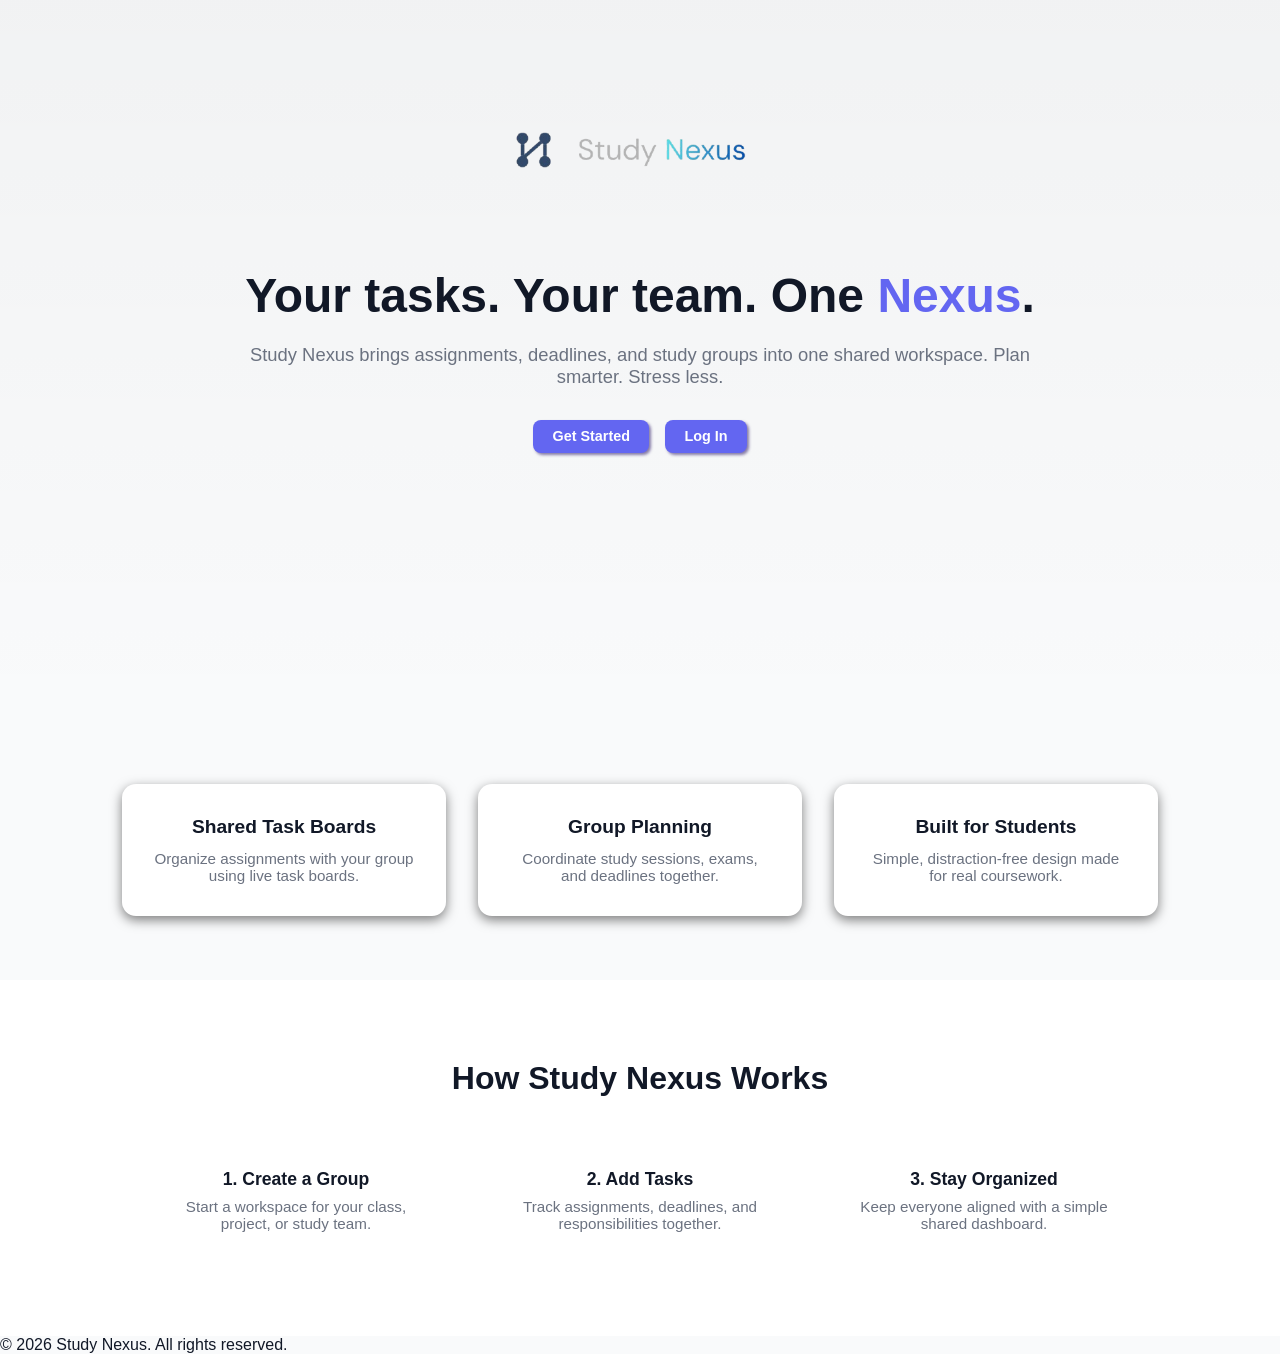
<file: index.html>
<!DOCTYPE html>
<!-- Code written by Michael Olson-->

<html lang="en">
<head>
    <meta charset="UTF-8" />
    <meta name="viewport" content="width=device-width, initial-scale=1.0" />
    <title>Study Nexus</title>
    <link rel="stylesheet" href="styles/theme.css" />
    <link rel="stylesheet" href="styles/homepage.css" />
    <link rel="icon" type="image/png" href="images/StudyNexus.png">
</head>
<body>
    <header class="hero-banner">
        <img src="images/StudyNexusLogo.png" alt="Study Nexus Logo" class="hero-logo">
        <div class="hero-content">
            <h1>Your tasks. Your team. One <span class="accent">Nexus</span>.</h1>
            <p>
                Study Nexus brings assignments, deadlines, and study groups
                into one shared workspace. Plan smarter. Stress less.
            </p>

            <div class="hero-actions">
                <button class="btn primary" onclick="goToSignUp()">Get Started</button>
                <button class="btn secondary" onclick="goToLogin()">Log In</button>
            </div>
        </div>
    </header>

<!-- Features -->
<section class="features" id="features">
    <div class="feature-card">
        <h3>Shared Task Boards</h3>
        <p>Organize assignments with your group using live task boards.</p>
    </div>

    <div class="feature-card">
        <h3>Group Planning</h3>
        <p>Coordinate study sessions, exams, and deadlines together.</p>
    </div>

    <div class="feature-card">
        <h3>Built for Students</h3>
        <p>Simple, distraction-free design made for real coursework.</p>
    </div>
</section>

<section class="how-it-works">
    <h2>How Study Nexus Works</h2>

    <div class="steps">
        <div class="step">
            <h4>1. Create a Group</h4>
            <p>Start a workspace for your class, project, or study team.</p>
        </div>

        <div class="step">
            <h4>2. Add Tasks</h4>
            <p>Track assignments, deadlines, and responsibilities together.</p>
        </div>

        <div class="step">
            <h4>3. Stay Organized</h4>
            <p>Keep everyone aligned with a simple shared dashboard.</p>
        </div>
    </div>
</section>

<!-- Footer -->
<footer>
    <p>&copy; 2026 Study Nexus. All rights reserved.</p>
</footer>

<script>
    function goToLogin() {
        // Placeholder for future authentication
        window.location.href = "pages/login/login.html";
    }

    function goToSignUp() {
        // Placeholder for future authentication
        window.location.href = "pages/login/signup.html";
    }
</script>

</body>
</html>
</file>
<file: styles/theme.css>
/* ======================================================
   Study Nexus � Global Theme Styles
   Originally written by Michael Olson
   ====================================================== */


/* ======================================================
   CSS VARIABLES (Design System)
   ====================================================== */

:root {
    --accent: #6366f1;
    --accent-hover: #4f46e5;
    --bg-main: #f9fafb;
    --bg-card: #ffffff;
    --bg-secondary: #f3f4f6;
    --text-primary: #111827;
    --text-light: #e5e5e5;
    --text-muted: #6b7280;
    /* --shadow-soft: 0 4px 12px rgba(0, 0, 0, 0.05); */
    --shadow-soft: 0 4px 12px rgba(0, 0, 0, 0.5);
    --shadow-subtle: 2px 2px 3px rgba(40, 20, 100, 0.55);
    --transition: 0.2s ease;
}


/* ======================================================
   RESET & BASE
   ====================================================== */

* {
    margin: 0;
    padding: 0;
    box-sizing: border-box;
}

body {
    font-family: 'Inter', sans-serif;
    background-color: var(--bg-main);
    color: var(--text-primary);
}


/* ======================================================
   NAVIGATION
   ====================================================== */

#header {
    position: sticky;
    top: 0;
    z-index: 1000;
    height: 3em;
    padding: 0 1.5rem;
    display: flex;
    align-items: center;
    gap: 2rem;
    background-color: var(--accent);
    box-shadow: var(--shadow-soft);
}

.nav-logo {
    max-height: 3em;
}

.nav-link {
    text-decoration: none;
    color: white;
    font-weight: 600;
    transition: var(--transition);
}

    .nav-link:hover {
        opacity: 0.85;
    }


/* ======================================================
   BUTTON SYSTEM (Reusable Component)
   ====================================================== */

.btn {
    padding: 0.55rem 1.2rem;
    border-radius: 8px;
    border: none;
    font-size: 0.9rem;
    font-weight: 600;
    cursor: pointer;
    transition: var(--transition);
    background-color: var(--accent);
    color: white;
}

    .btn:hover {
        background-color: var(--accent-hover);
        transform: translateY(-1px);
    }


/* ======================================================
   INPUT SYSTEM (Reusable Component)
   ====================================================== */

input,
textarea {
    padding: 0.5rem 0.8rem;
    border-radius: 8px;
    border: 1px solid var(--accent);
    font-size: 0.9rem;
    outline: none;
    transition: var(--transition);
    background-color: var(--bg-card);
    color: var(--text-primary);
}

input:focus,
textarea:focus {
    border-color: var(--accent);
    box-shadow: 0 0 0 2px rgba(99, 102, 241, 0.15);
}


/* ======================================================
   MODAL SYSTEM (Reusable Component)
   ====================================================== */

.modal-overlay {
    position: fixed;
    inset: 0;
    background: rgba(0, 0, 0, 0.4);
    display: none;
    justify-content: center;
    align-items: center;
}

    .modal-overlay.active {
        display: flex;
    }

.modal {
    background: var(--bg-card);
    padding: 1.5rem;
    border-radius: 12px;
    box-shadow: var(--shadow-soft);
    width: 400px;
    max-width: 90%;
}

button {
    background-color: var(--accent);
    color: var(--text-light);
    border-color: var(--accent);
    padding: 2px;
    padding:0.5rem;
    border-radius: 5px;
    box-shadow: var(--shadow-subtle);
}
button:hover {
    background-color: var(--accent-hover);
}

/* ======================================================
   SCROLL BEHAVIOR
   ====================================================== */

/* Scrollbar width */
::-webkit-scrollbar {
    width: 8px;
}

/* Track (background) */
::-webkit-scrollbar-track {
    background: transparent;
}

/* Scroll thumb (the draggable part) */
::-webkit-scrollbar-thumb {
    background-color: #888;
    border-radius: 10px;
}

    /* Hover effect */
    ::-webkit-scrollbar-thumb:hover {
        background-color: #555;
    }
</file>
<file: styles/homepage.css>
/* Originally written by Michael Olson*/

/* ======================================================
   HERO BANNER (Full Top Section)
   ====================================================== */

.hero-banner {
    position: relative;
    min-height: 80vh;
    padding: 2rem;
    text-align: center;
    overflow: hidden;
    display: flex;
    flex-direction: column;
    align-items: center;
    justify-content: center;
    background: linear-gradient( 180deg, rgba(0,0,0,0.03) 0%, transparent 100% );
}

/* Large transparent logo */
.hero-logo {
    position: absolute;
    top: 2rem;
    left: 50%;
    transform: translateX(-50%);
    width: 420px;
    max-width: 90%;
    pointer-events: none;
}

/* Main hero content */
.hero-content {
    max-width: 800px;
    z-index: 2;
}

    .hero-content h1 {
        font-size: 3rem;
        font-weight: 700;
        margin-bottom: 1.2rem;
        line-height: 1.2;
    }

    .hero-content p {
        font-size: 1.15rem;
        color: var(--text-muted);
        margin-bottom: 2rem;
    }

.hero-actions {
    display: flex;
    justify-content: center;
    gap: 1rem;
    flex-wrap: wrap;
}

.accent {
    color: var(--accent);
}

/* ======================================================
   FEATURES
   ====================================================== */

.features {
    display: grid;
    grid-template-columns: repeat(auto-fit, minmax(240px, 1fr));
    gap: 2rem;
    padding: 4rem 2rem;
    max-width: 1100px;
    margin: 0 auto;
}

.feature-card {
    background: var(--bg-card);
    padding: 2rem;
    border-radius: 14px;
    box-shadow: var(--shadow-soft);
    transition: var(--transition);
    text-align: center;
}

    .feature-card:hover {
        transform: translateY(-4px);
    }

    .feature-card h3 {
        margin-bottom: 0.75rem;
        font-size: 1.2rem;
    }

    .feature-card p {
        font-size: 0.95rem;
        color: var(--text-muted);
    }

/* ======================================================
   HOW IT WORKS
   ====================================================== */

.how-it-works {
    padding: 5rem 2rem;
    text-align: center;
    background: var(--bg-card);
}

    .how-it-works h2 {
        font-size: 2rem;
        margin-bottom: 3rem;
    }

.steps {
    display: grid;
    grid-template-columns: repeat(auto-fit, minmax(220px, 1fr));
    gap: 2rem;
    max-width: 1000px;
    margin: 0 auto;
}

.step {
    padding: 1.5rem;
}

    .step h4 {
        margin-bottom: 0.5rem;
        font-size: 1.1rem;
    }

    .step p {
        color: var(--text-muted);
        font-size: 0.95rem;
    }
</file>
